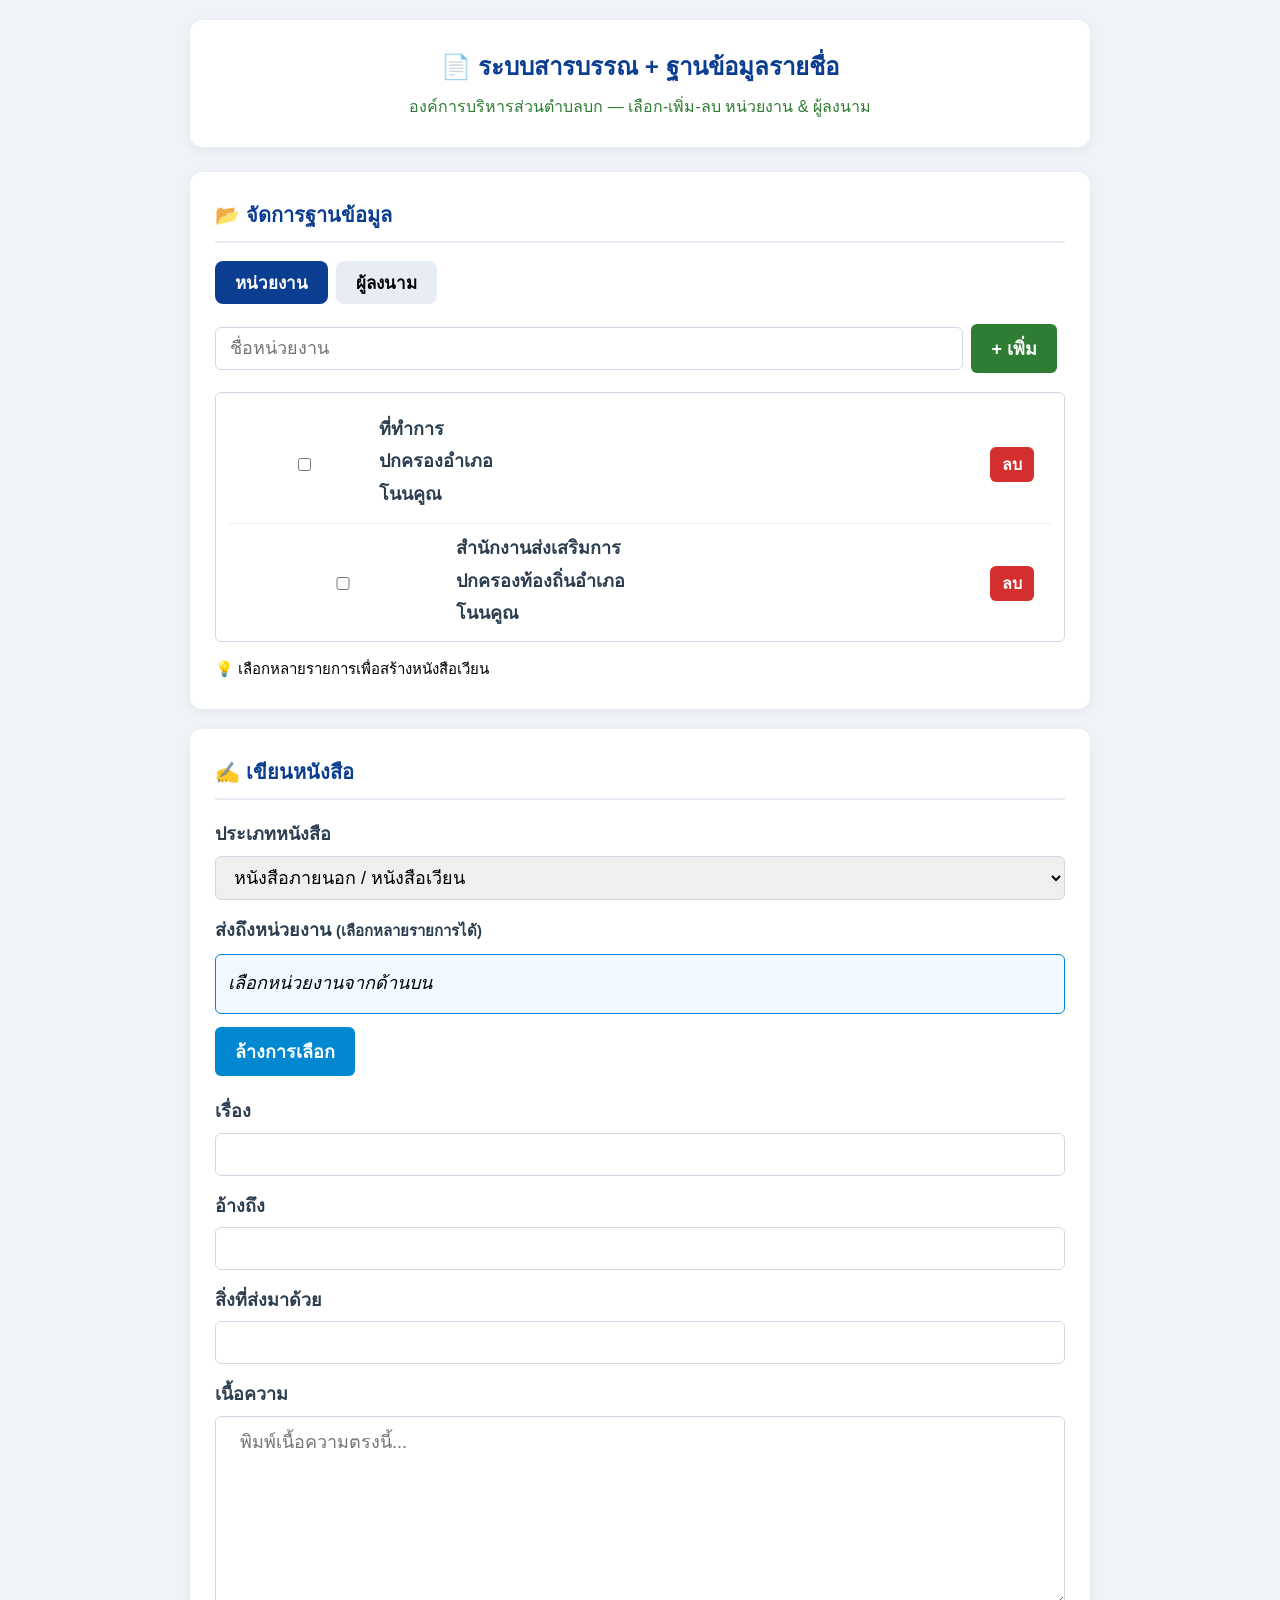
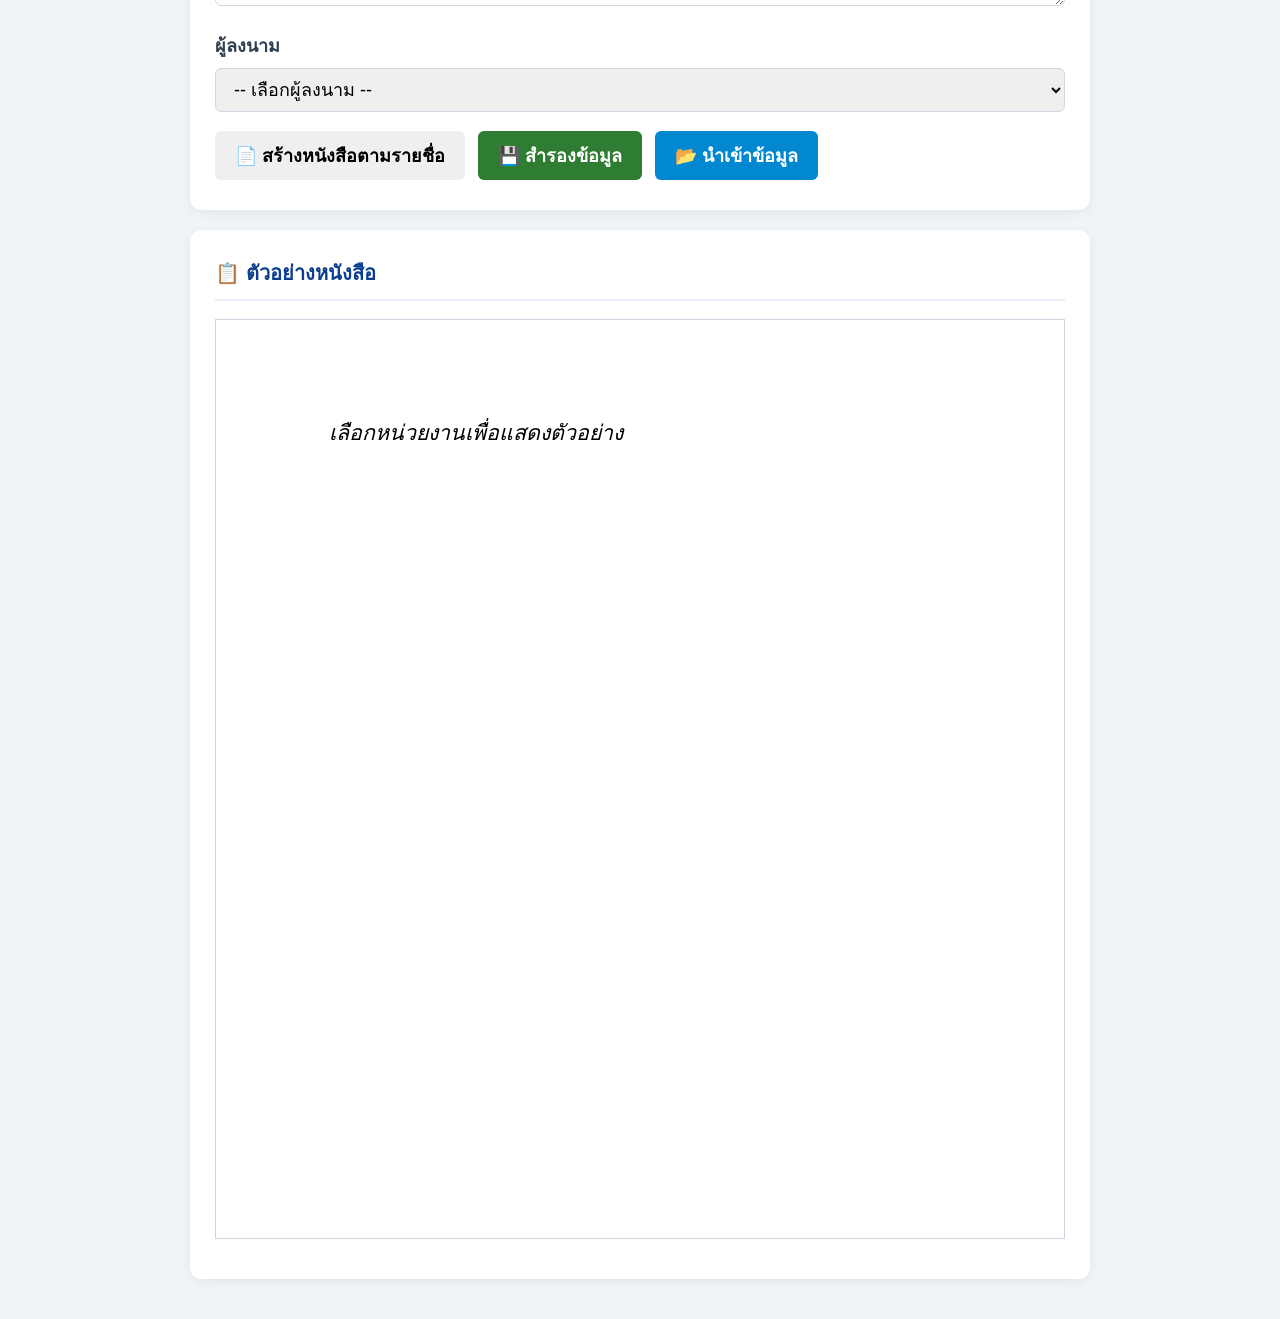
<file: index.html>
<!DOCTYPE html>
<html lang="th">
<head>
  <meta charset="UTF-8">
  <meta name="viewport" content="width=device-width, initial-scale=1.0">
  <title>ระบบสารบรรณ + ฐานข้อมูล อบต.บก</title>
  <link rel="stylesheet" href="css/style.css">
</head>
<body>
  <div class="container">
    <header>
      <h1>📄 ระบบสารบรรณ + ฐานข้อมูลรายชื่อ</h1>
      <p class="note">องค์การบริหารส่วนตำบลบก — เลือก-เพิ่ม-ลบ หน่วยงาน & ผู้ลงนาม</p>
    </header>

    <!-- === จัดการฐานข้อมูล === -->
    <section class="card">
      <h2>📂 จัดการฐานข้อมูล</h2>
      
      <!-- แท็บเลือก -->
      <div class="tabs">
        <button class="tab-btn active" onclick="switchTab('dept')">หน่วยงาน</button>
        <button class="tab-btn" onclick="switchTab('signer')">ผู้ลงนาม</button>
      </div>

      <!-- === แท็บ: หน่วยงาน === -->
      <div id="deptTab" class="tab-content">
        <div class="form-row inline">
          <input type="text" id="newDeptName" placeholder="ชื่อหน่วยงาน">
          <button class="btn success" onclick="addDept()">+ เพิ่ม</button>
        </div>
        <div id="deptList" class="list-box"></div>
        <small>💡 เลือกหลายรายการเพื่อสร้างหนังสือเวียน</small>
      </div>

      <!-- === แท็บ: ผู้ลงนาม === -->
      <div id="signerTab" class="tab-content" style="display:none;">
        <div class="form-row inline">
          <input type="text" id="newSignerName" placeholder="ชื่อ-สกุล">
          <input type="text" id="newSignerPos" placeholder="ตำแหน่ง">
          <button class="btn success" onclick="addSigner()">+ เพิ่ม</button>
        </div>
        <div id="signerList" class="list-box"></div>
      </div>
    </section>

    <!-- === เขียนหนังสือ === -->
    <section class="card">
      <h2>✍️ เขียนหนังสือ</h2>
      
      <div class="form-row">
        <label>ประเภทหนังสือ</label>
        <select id="docType" onchange="updatePreview()">
          <option value="external" selected>หนังสือภายนอก / หนังสือเวียน</option>
          <option value="internal">หนังสือภายใน</option>
          <option value="order">คำสั่ง</option>
          <option value="announce">ประกาศ</option>
        </select>
      </div>

      <div class="form-row">
        <label>ส่งถึงหน่วยงาน <small>(เลือกหลายรายการได้)</small></label>
        <div id="selectedDepts" class="selected-box">
          <em>เลือกหน่วยงานจากด้านบน</em>
        </div>
        <button class="btn info" onclick="clearDeptSelection()">ล้างการเลือก</button>
      </div>

      <div class="form-row">
        <label>เรื่อง</label>
        <input type="text" id="docSubject" oninput="updatePreview()">
      </div>
      <div class="form-row">
        <label>อ้างถึง</label>
        <input type="text" id="docRef" oninput="updatePreview()">
      </div>
      <div class="form-row">
        <label>สิ่งที่ส่งมาด้วย</label>
        <input type="text" id="docAttach" oninput="updatePreview()">
      </div>
      <div class="form-row">
        <label>เนื้อความ</label>
        <textarea id="docBody" rows="8" placeholder="  พิมพ์เนื้อความตรงนี้..." oninput="updatePreview()"></textarea>
      </div>
      <div class="form-row">
        <label>ผู้ลงนาม</label>
        <select id="selectedSigner" onchange="updatePreview()">
          <option value="">-- เลือกผู้ลงนาม --</option>
        </select>
      </div>

      <div class="btn-group">
        <button class="btn primary" onclick="generateLetters()">📄 สร้างหนังสือตามรายชื่อ</button>
        <button class="btn success" onclick="saveAllData()">💾 สำรองข้อมูล</button>
        <button class="btn info" onclick="importData()">📂 นำเข้าข้อมูล</button>
        <input type="file" id="importFile" accept=".json" style="display:none" onchange="doImport(event)">
      </div>
    </section>

    <!-- === ตัวอย่าง === -->
    <section class="card">
      <h2>📋 ตัวอย่างหนังสือ</h2>
      <div class="preview-box" id="previewArea"></div>
    </section>
  </div>
  <script src="js/app.js"></script>
</body>
</html>
</file>
<file: css/style.css>
@font-face {
  font-family: 'TH SarabunPSK';
  src: local('TH SarabunPSK'), local('Sarabun');
  font-weight: normal;
}

* { margin: 0; padding: 0; box-sizing: border-box; }

:root {
  --mt: 25mm; --mr: 20mm; --mb: 20mm; --ml: 30mm;
  --g-ext: 10mm; --g-int: 15mm;
  --pri: #0b3d91; --suc: #2e7d32; --war: #ed6c02; --info: #0288d1; --dan: #d32f2f;
  --text: 16pt; --line: 1.8;
}

body {
  font-family: 'TH SarabunPSK', 'Sarabun', sans-serif;
  background: #f0f4f9; color: #000;
  font-size: 18px; line-height: var(--line); padding: 20px 15px;
}
.container { max-width: 900px; margin: 0 auto; }
header {
  text-align: center; padding: 25px; background: #fff;
  border-radius: 12px; margin-bottom: 25px; box-shadow: 0 3px 12px rgba(0,0,0,.06);
}
h1 { font-size: 24px; color: var(--pri); margin-bottom: 5px; }
.note { color: var(--suc); font-size: 16px; }
.card {
  background: #fff; padding: 25px; margin-bottom: 20px; border-radius: 12px;
  box-shadow: 0 3px 12px rgba(0,0,0,.06);
}
h2 { font-size: 20px; color: var(--pri); margin-bottom: 18px; padding-bottom: 8px; border-bottom: 2px solid #e8edf5; }
.tabs { display: flex; gap: 8px; margin-bottom: 15px; }
.tab-btn {
  padding: 8px 20px; border: none; background: #e8edf5; border-radius: 8px; cursor: pointer;
  font-size: 17px; font-weight: bold;
}
.tab-btn.active { background: var(--pri); color: #fff; }
.tab-content { width: 100%; }
.form-row { margin-bottom: 14px; }
.form-row.inline { display: flex; gap: 8px; align-items: center; flex-wrap: wrap; }
.form-row.inline input { flex: 1; min-width: 200px; }
label { display: block; margin-bottom: 5px; font-weight: bold; color: #2c3e50; }
input,select,textarea {
  width: 100%; padding: 10px 14px; border: 1px solid #d1d9e6;
  border-radius: 6px; font-size: 18px; font-family: inherit;
}
textarea { min-height: 120px; resize: vertical; }
.list-box {
  border: 1px solid #d1d9e6; border-radius: 6px; padding: 12px;
  max-height: 250px; overflow-y: auto; margin: 10px 0;
}
.list-item {
  display: flex; align-items: center; justify-content: space-between;
  padding: 8px 10px; border-bottom: 1px solid #edf2f7;
}
.list-item:last-child { border-bottom: none; }
.list-item .left { display: flex; align-items: center; gap: 8px; }
.selected-box {
  border: 1px solid var(--info); background: #f0f9ff; border-radius: 6px;
  padding: 12px; min-height: 60px; margin: 8px 0;
}
.selected-tag {
  display: inline-block; background: var(--pri); color: #fff;
  padding: 4px 10px; border-radius: 20px; margin: 3px; font-size: 16px;
}
.btn {
  font-family: inherit; font-size: 18px; padding: 10px 20px; margin: 5px 8px 5px 0;
  border: none; border-radius: 6px; cursor: pointer; font-weight: bold; transition: .2s;
}
.btn:hover { transform: translateY(-1px); }
.btn.success { background: var(--suc); color: #fff; }
.btn.info { background: var(--info); color: #fff; }
.btn.danger { background: var(--dan); color: #fff; padding: 5px 12px; font-size: 16px; }
.preview-box {
  border: 1px solid #ccd6e0; padding: var(--mt) var(--mr) var(--mb) var(--ml);
  margin: 15px 0; background: #fff; min-height: 920px; position: relative;
  font-size: var(--text); line-height: var(--line); white-space: pre-wrap;
}
.preview-box .garuda { position: absolute; top: var(--mt); left: var(--ml); }
.preview-box .garuda img { height: var(--g-ext); width: auto; }
.preview-box .org-header { text-align: center; font-weight: bold; margin-bottom: 1em; }
.preview-box .doc-no { margin-bottom: .5em; }
.preview-box .doc-date { text-align: right; margin-bottom: 1.5em; }
.preview-box .signature-block { margin-top: 3em; text-align: right; }
.preview-box .signature-name { display: inline-block; text-align: center; width: 280px; }

@media print {
  body { background: #fff; padding: 0; }
  header, .card:nth-child(n+2) { display: none; }
  .preview-box { border: none; margin: 0; padding: var(--mt) var(--mr) var(--mb) var(--ml); }
}
</file>
